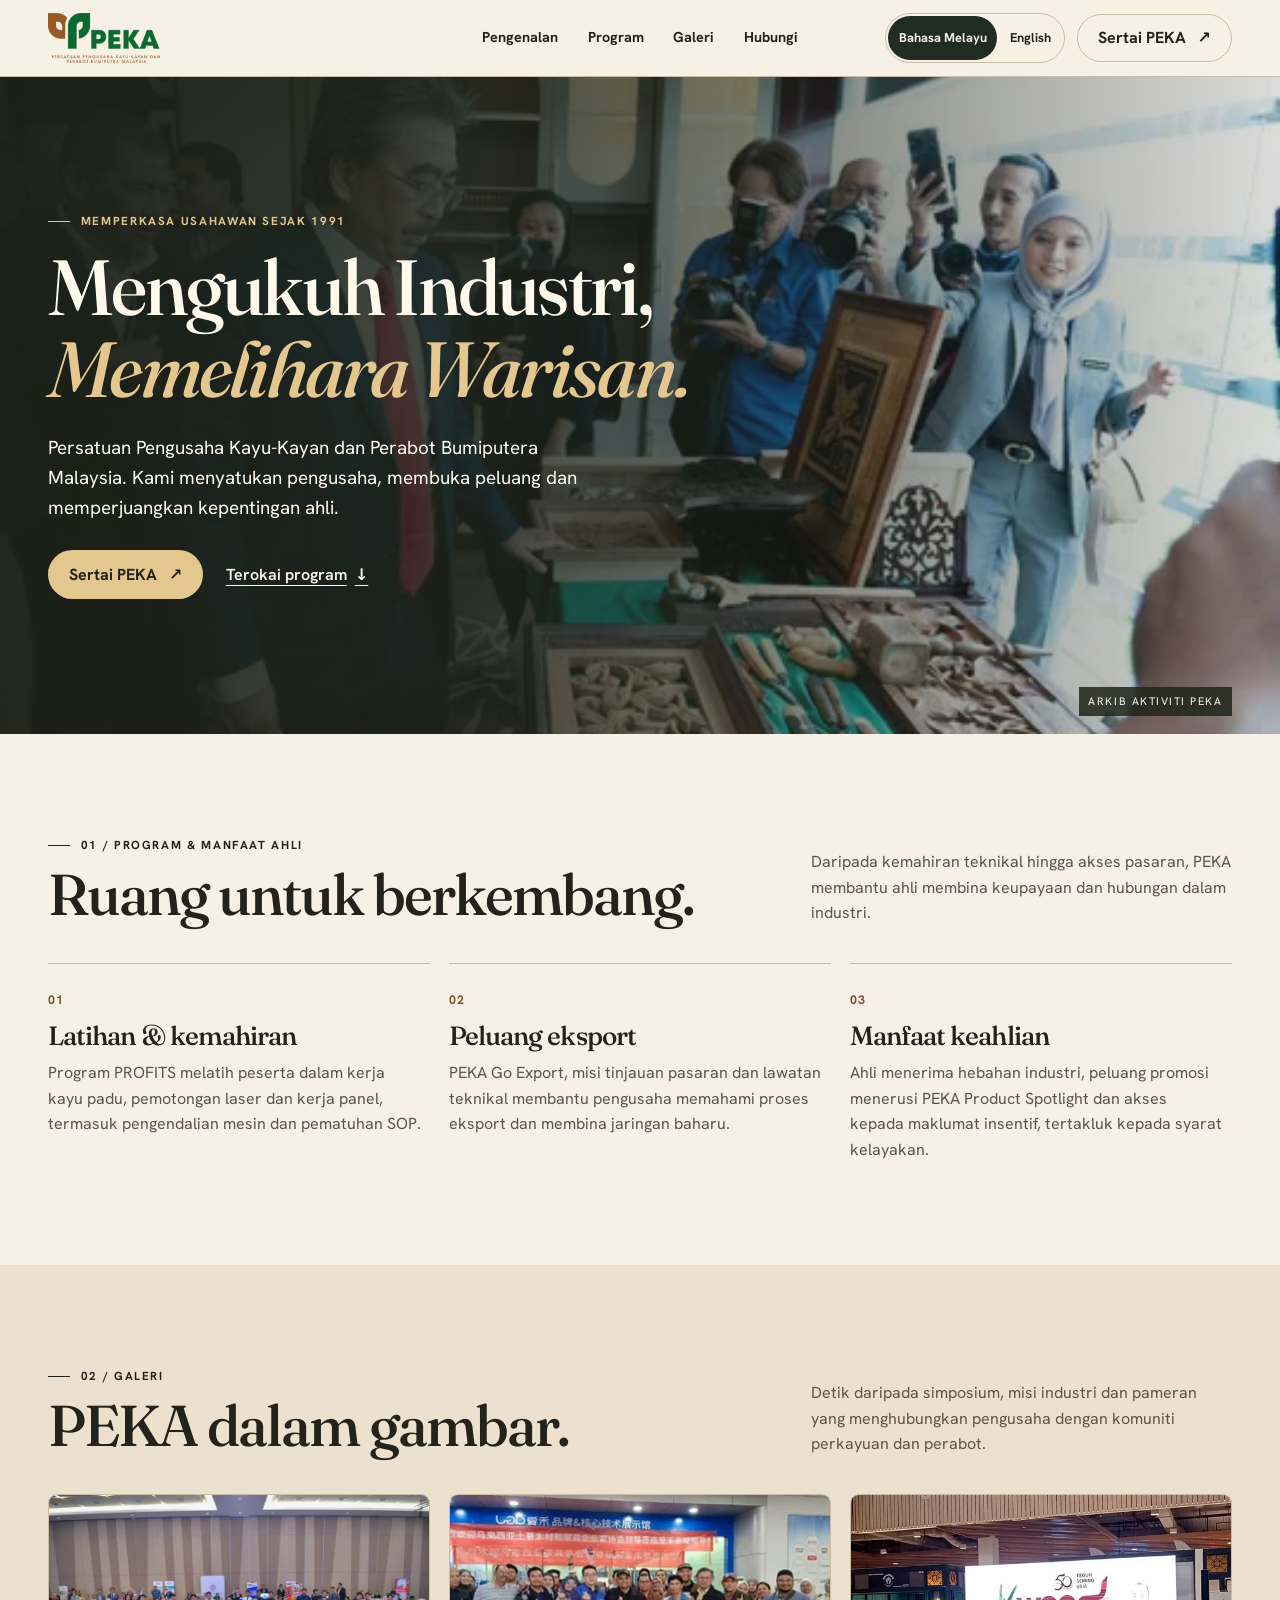
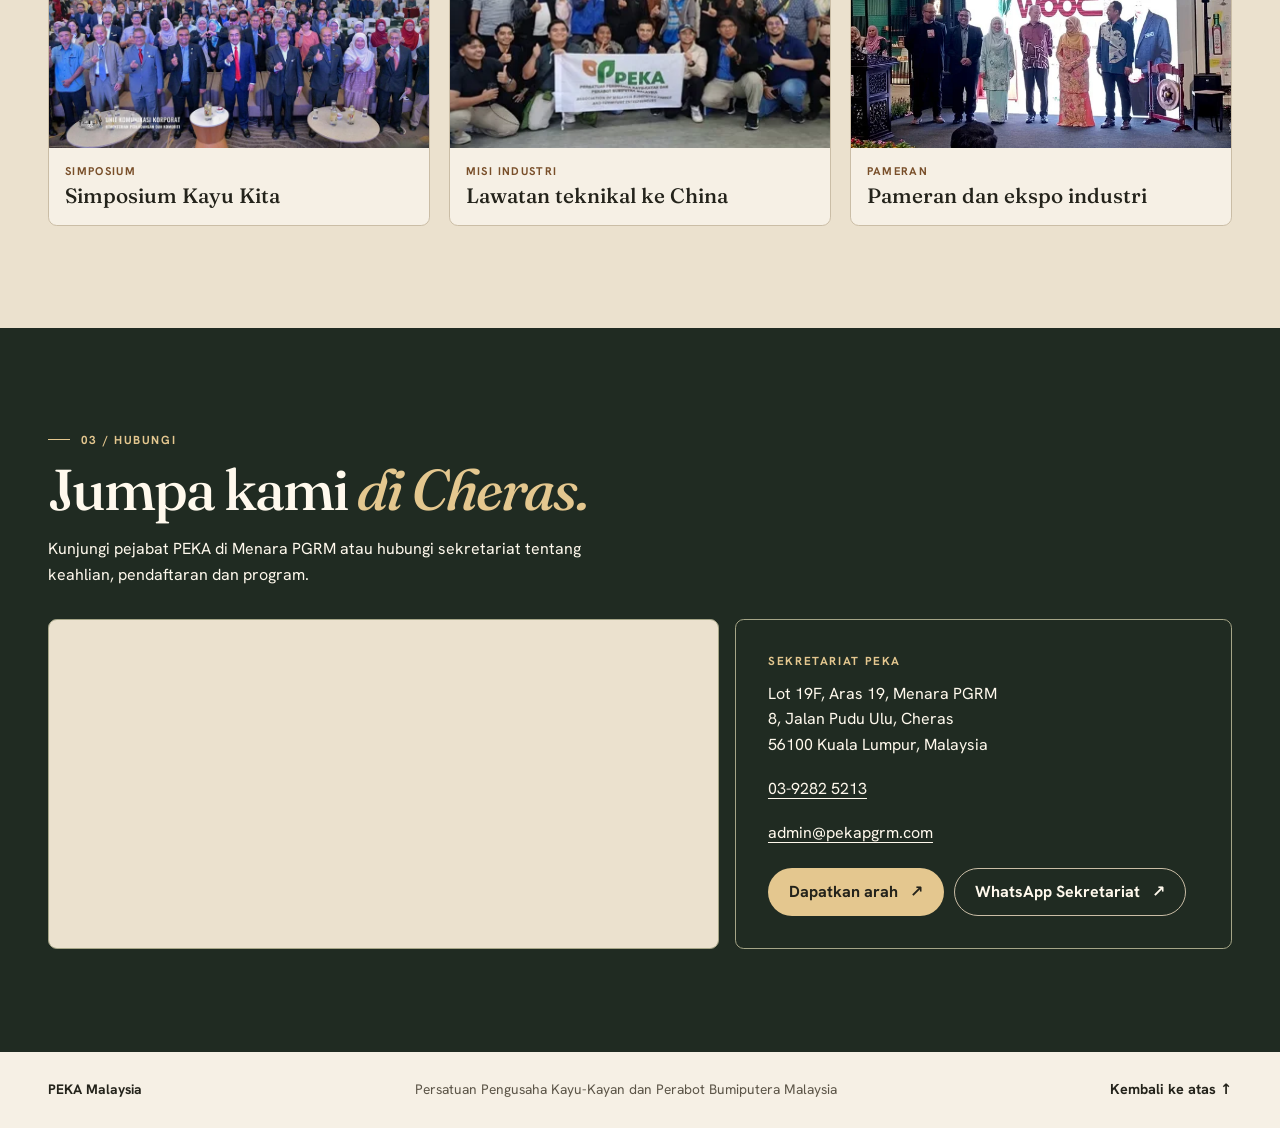
<file: index.html>
<!doctype html>
<html lang="ms">
<head>
<meta charset="utf-8">
<meta name="viewport" content="width=device-width, initial-scale=1">
<meta name="description" content="Kenali PEKA dan terokai program serta manfaat keahlian untuk pengusaha Bumiputera dalam industri perkayuan dan perabot.">
<title>PEKA — Mengukuh Industri, Memelihara Warisan</title>
<link rel="stylesheet" href="styles.css?v=2">
<script src="script.js?v=2" defer></script>
</head>
<body>
<a class="skip" href="#utama">Langkau ke kandungan</a>
<header class="header">
  <div class="wrap header-inner">
    <a class="brand" href="#utama" aria-label="PEKA, ke atas halaman"><img src="assets/logo.webp" width="510" height="226" alt="PEKA"></a>
    <nav aria-label="Navigasi utama"><a href="#utama">Pengenalan</a><a href="#program">Program</a><a href="#galeri">Galeri</a><a href="#hubungi">Hubungi</a></nav>
    <div class="header-tools">
      <div class="language" role="group" aria-label="Bahasa laman">
        <a href="index.html" lang="ms" hreflang="ms" data-language="ms" aria-current="page">Bahasa Melayu</a>
        <a href="english.html" lang="en" hreflang="en" data-language="en">English</a>
      </div>
      <a class="button button-outline header-cta" href="#hubungi">Sertai PEKA <span aria-hidden="true">↗</span></a>
    </div>
  </div>
</header>
<main id="utama">
  <section class="hero" aria-labelledby="hero-title">
    <div class="wrap hero-inner">
      <div class="hero-copy">
        <p class="eyebrow"><span></span> Memperkasa usahawan sejak 1991</p>
        <h1 id="hero-title">Mengukuh Industri,<br><em>Memelihara Warisan.</em></h1>
        <p>Persatuan Pengusaha Kayu-Kayan dan Perabot Bumiputera Malaysia. Kami menyatukan pengusaha, membuka peluang dan memperjuangkan kepentingan ahli.</p>
        <div class="hero-actions"><a class="button button-gold" href="#hubungi">Sertai PEKA <span aria-hidden="true">↗</span></a><a class="hero-link" href="#program">Terokai program <span aria-hidden="true">↓</span></a></div>
      </div>
      <p class="hero-credit">ARKIB AKTIVITI PEKA</p>
    </div>
  </section>

  <section class="section wrap" id="program" aria-labelledby="program-title">
    <div class="section-intro reveal">
      <div><p class="eyebrow"><span></span> 01 / Program &amp; Manfaat Ahli</p><h2 id="program-title">Ruang untuk berkembang.</h2></div>
      <p>Daripada kemahiran teknikal hingga akses pasaran, PEKA membantu ahli membina keupayaan dan hubungan dalam industri.</p>
    </div>
    <div class="program-grid">
      <article class="program reveal"><span class="index">01</span><h3>Latihan &amp; kemahiran</h3><p>Program PROFITS melatih peserta dalam kerja kayu padu, pemotongan laser dan kerja panel, termasuk pengendalian mesin dan pematuhan SOP.</p></article>
      <article class="program reveal"><span class="index">02</span><h3>Peluang eksport</h3><p>PEKA Go Export, misi tinjauan pasaran dan lawatan teknikal membantu pengusaha memahami proses eksport dan membina jaringan baharu.</p></article>
      <article class="program reveal"><span class="index">03</span><h3>Manfaat keahlian</h3><p>Ahli menerima hebahan industri, peluang promosi menerusi PEKA Product Spotlight dan akses kepada maklumat insentif, tertakluk kepada syarat kelayakan.</p></article>
    </div>
  </section>

  <section class="gallery section" id="galeri" aria-labelledby="gallery-title">
    <div class="wrap">
      <div class="section-intro reveal">
        <div><p class="eyebrow"><span></span> 02 / Galeri</p><h2 id="gallery-title">PEKA dalam gambar.</h2></div>
        <p>Detik daripada simposium, misi industri dan pameran yang menghubungkan pengusaha dengan komuniti perkayuan dan perabot.</p>
      </div>
      <div class="gallery-grid">
        <figure class="reveal"><img src="assets/simposium.webp" width="800" height="530" loading="lazy" alt="Suasana Simposium Kayu Kita anjuran PEKA"><figcaption><span>Simposium</span><strong>Simposium Kayu Kita</strong></figcaption></figure>
        <figure class="reveal"><img src="assets/china.webp" width="800" height="530" loading="lazy" alt="Delegasi PEKA dalam misi industri ke China"><figcaption><span>Misi industri</span><strong>Lawatan teknikal ke China</strong></figcaption></figure>
        <figure class="reveal"><img src="assets/ekspo.webp" width="800" height="530" loading="lazy" alt="Aktiviti pameran industri melibatkan PEKA"><figcaption><span>Pameran</span><strong>Pameran dan ekspo industri</strong></figcaption></figure>
      </div>
    </div>
  </section>

  <section class="contact section" id="hubungi" aria-labelledby="contact-title">
    <div class="wrap">
      <div class="contact-intro reveal">
        <p class="eyebrow"><span></span> 03 / Hubungi</p>
        <h2 id="contact-title">Jumpa kami <em>di Cheras.</em></h2>
        <p>Kunjungi pejabat PEKA di Menara PGRM atau hubungi sekretariat tentang keahlian, pendaftaran dan program.</p>
      </div>
      <div class="contact-grid">
        <iframe class="location-map" title="Peta Google: Menara PGRM, Cheras" src="https://www.google.com/maps?q=Menara%20PGRM%2C%208%20Jalan%20Pudu%20Ulu%2C%20Cheras%2C%20Kuala%20Lumpur&amp;hl=ms&amp;z=16&amp;output=embed" loading="lazy" allowfullscreen></iframe>
        <address class="reveal">
          <p class="eyebrow">Sekretariat PEKA</p>
          <p>Lot 19F, Aras 19, Menara PGRM<br>8, Jalan Pudu Ulu, Cheras<br>56100 Kuala Lumpur, Malaysia</p>
          <a class="contact-detail" href="tel:+60392825213">03-9282 5213</a><br>
          <a class="contact-detail" href="mailto:admin@pekapgrm.com">admin@pekapgrm.com</a>
          <div class="contact-actions">
            <a class="button button-gold" href="https://www.google.com/maps/dir/?api=1&amp;destination=Menara%20PGRM%2C%208%20Jalan%20Pudu%20Ulu%2C%20Cheras%2C%20Kuala%20Lumpur" target="_blank" rel="noopener noreferrer" aria-label="Dapatkan arah di Google Maps (tab baharu)">Dapatkan arah <span aria-hidden="true">↗</span></a>
            <a class="button button-outline" href="https://wa.me/60128099286">WhatsApp Sekretariat <span aria-hidden="true">↗</span></a>
          </div>
        </address>
      </div>
    </div>
  </section>
</main>
<footer><div class="wrap footer-inner"><strong>PEKA Malaysia</strong><span>Persatuan Pengusaha Kayu-Kayan dan Perabot Bumiputera Malaysia</span><a href="#utama">Kembali ke atas ↑</a></div></footer>
</body>
</html>
</file>
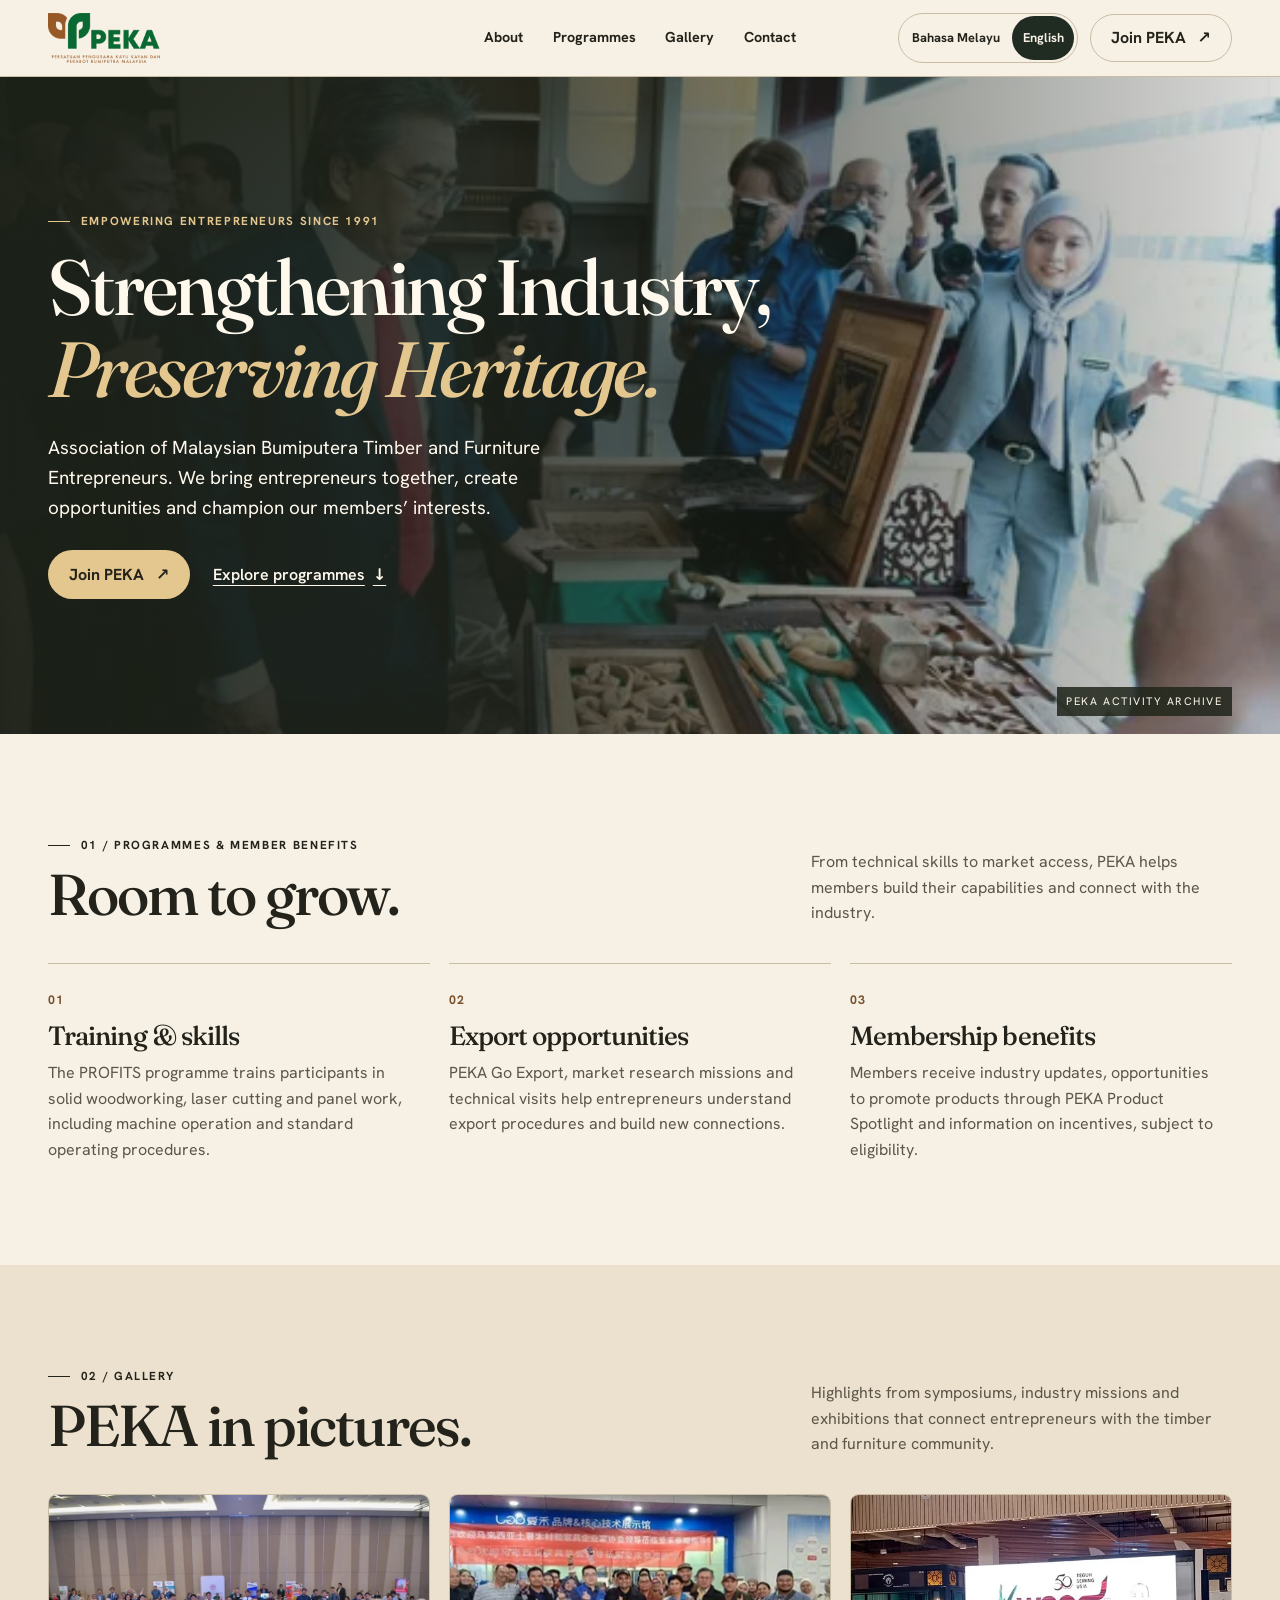
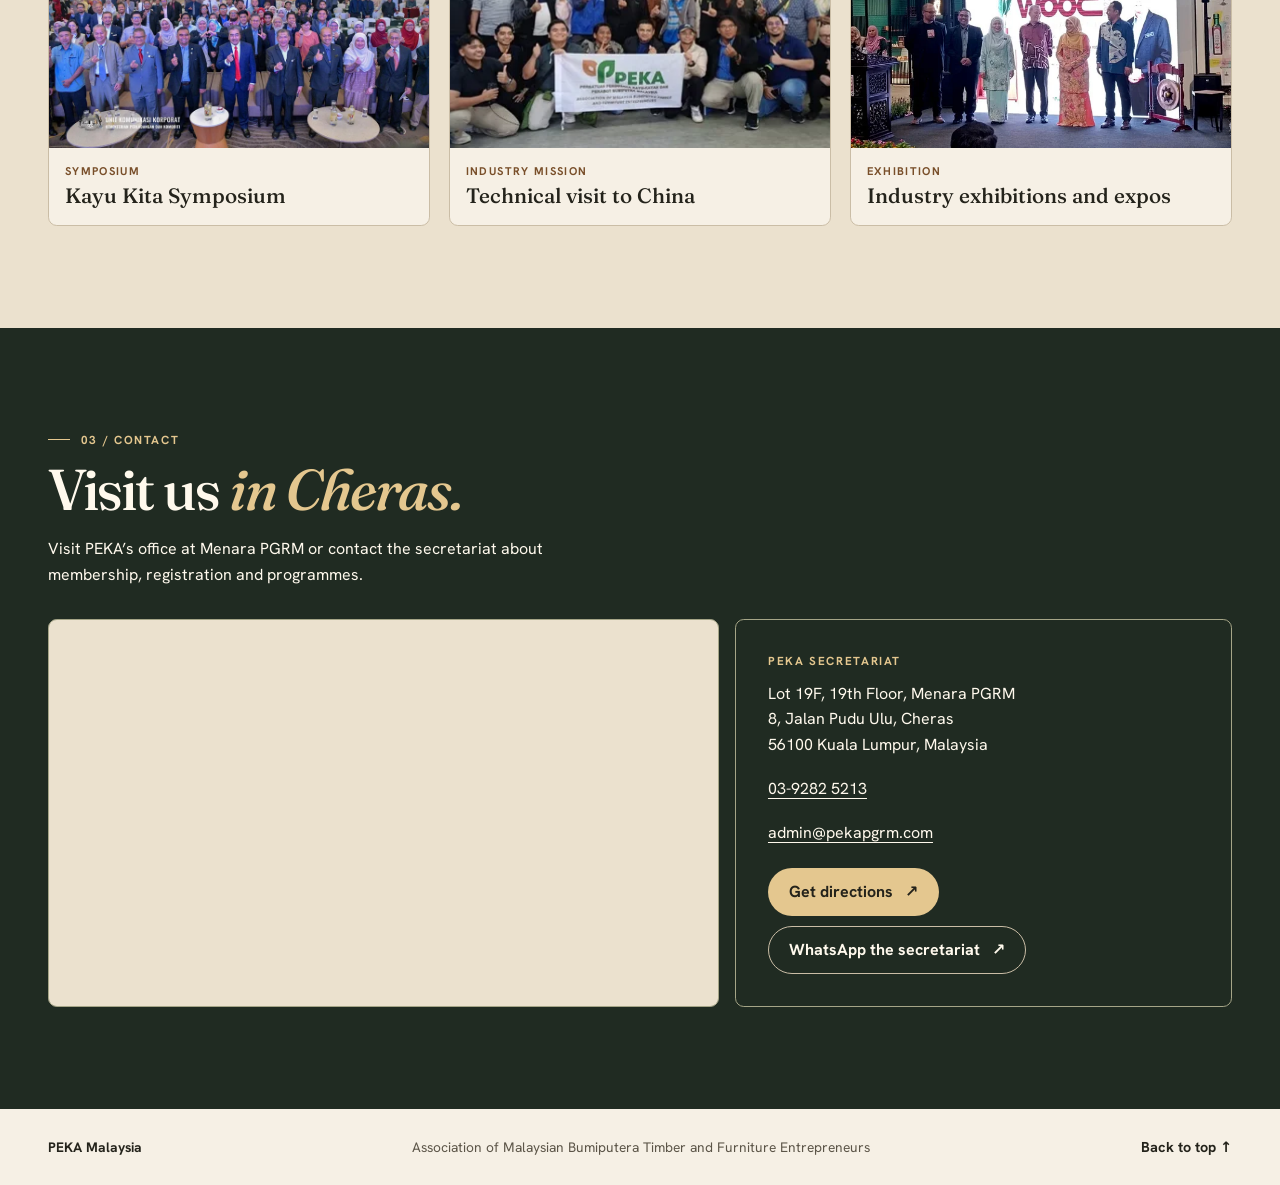
<file: english.html>
<!doctype html>
<html lang="en">
<head>
<meta charset="utf-8">
<meta name="viewport" content="width=device-width, initial-scale=1">
<meta name="description" content="Get to know PEKA and explore programmes and membership benefits for Bumiputera timber and furniture entrepreneurs.">
<title>PEKA — Strengthening Industry, Preserving Heritage</title>
<link rel="stylesheet" href="styles.css?v=2">
<script src="script.js?v=2" defer></script>
</head>
<body>
<a class="skip" href="#utama">Skip to content</a>
<header class="header">
  <div class="wrap header-inner">
    <a class="brand" href="#utama" aria-label="PEKA, back to top"><img src="assets/logo.webp" width="510" height="226" alt="PEKA"></a>
    <nav aria-label="Main navigation"><a href="#utama">About</a><a href="#program">Programmes</a><a href="#galeri">Gallery</a><a href="#hubungi">Contact</a></nav>
    <div class="header-tools">
      <div class="language" role="group" aria-label="Page language">
        <a href="index.html" lang="ms" hreflang="ms" data-language="ms">Bahasa Melayu</a>
        <a href="english.html" lang="en" hreflang="en" data-language="en" aria-current="page">English</a>
      </div>
      <a class="button button-outline header-cta" href="#hubungi">Join PEKA <span aria-hidden="true">↗</span></a>
    </div>
  </div>
</header>
<main id="utama">
  <section class="hero" aria-labelledby="hero-title">
    <div class="wrap hero-inner">
      <div class="hero-copy">
        <p class="eyebrow"><span></span> Empowering entrepreneurs since 1991</p>
        <h1 id="hero-title">Strengthening Industry,<br><em>Preserving Heritage.</em></h1>
        <p>Association of Malaysian Bumiputera Timber and Furniture Entrepreneurs. We bring entrepreneurs together, create opportunities and champion our members’ interests.</p>
        <div class="hero-actions"><a class="button button-gold" href="#hubungi">Join PEKA <span aria-hidden="true">↗</span></a><a class="hero-link" href="#program">Explore programmes <span aria-hidden="true">↓</span></a></div>
      </div>
      <p class="hero-credit">PEKA ACTIVITY ARCHIVE</p>
    </div>
  </section>

  <section class="section wrap" id="program" aria-labelledby="program-title">
    <div class="section-intro reveal">
      <div><p class="eyebrow"><span></span> 01 / Programmes &amp; Member Benefits</p><h2 id="program-title">Room to grow.</h2></div>
      <p>From technical skills to market access, PEKA helps members build their capabilities and connect with the industry.</p>
    </div>
    <div class="program-grid">
      <article class="program reveal"><span class="index">01</span><h3>Training &amp; skills</h3><p>The PROFITS programme trains participants in solid woodworking, laser cutting and panel work, including machine operation and standard operating procedures.</p></article>
      <article class="program reveal"><span class="index">02</span><h3>Export opportunities</h3><p>PEKA Go Export, market research missions and technical visits help entrepreneurs understand export procedures and build new connections.</p></article>
      <article class="program reveal"><span class="index">03</span><h3>Membership benefits</h3><p>Members receive industry updates, opportunities to promote products through PEKA Product Spotlight and information on incentives, subject to eligibility.</p></article>
    </div>
  </section>

  <section class="gallery section" id="galeri" aria-labelledby="gallery-title">
    <div class="wrap">
      <div class="section-intro reveal">
        <div><p class="eyebrow"><span></span> 02 / Gallery</p><h2 id="gallery-title">PEKA in pictures.</h2></div>
        <p>Highlights from symposiums, industry missions and exhibitions that connect entrepreneurs with the timber and furniture community.</p>
      </div>
      <div class="gallery-grid">
        <figure class="reveal"><img src="assets/simposium.webp" width="800" height="530" loading="lazy" alt="Attendees at PEKA’s Kayu Kita Symposium"><figcaption><span>Symposium</span><strong>Kayu Kita Symposium</strong></figcaption></figure>
        <figure class="reveal"><img src="assets/china.webp" width="800" height="530" loading="lazy" alt="The PEKA delegation on an industry mission to China"><figcaption><span>Industry mission</span><strong>Technical visit to China</strong></figcaption></figure>
        <figure class="reveal"><img src="assets/ekspo.webp" width="800" height="530" loading="lazy" alt="PEKA at an industry exhibition"><figcaption><span>Exhibition</span><strong>Industry exhibitions and expos</strong></figcaption></figure>
      </div>
    </div>
  </section>

  <section class="contact section" id="hubungi" aria-labelledby="contact-title">
    <div class="wrap">
      <div class="contact-intro reveal">
        <p class="eyebrow"><span></span> 03 / Contact</p>
        <h2 id="contact-title">Visit us <em>in Cheras.</em></h2>
        <p>Visit PEKA’s office at Menara PGRM or contact the secretariat about membership, registration and programmes.</p>
      </div>
      <div class="contact-grid">
        <iframe class="location-map" title="Google Maps: Menara PGRM, Cheras" src="https://www.google.com/maps?q=Menara%20PGRM%2C%208%20Jalan%20Pudu%20Ulu%2C%20Cheras%2C%20Kuala%20Lumpur&amp;hl=en&amp;z=16&amp;output=embed" loading="lazy" allowfullscreen></iframe>
        <address class="reveal">
          <p class="eyebrow">PEKA Secretariat</p>
          <p>Lot 19F, 19th Floor, Menara PGRM<br>8, Jalan Pudu Ulu, Cheras<br>56100 Kuala Lumpur, Malaysia</p>
          <a class="contact-detail" href="tel:+60392825213">03-9282 5213</a><br>
          <a class="contact-detail" href="mailto:admin@pekapgrm.com">admin@pekapgrm.com</a>
          <div class="contact-actions">
            <a class="button button-gold" href="https://www.google.com/maps/dir/?api=1&amp;destination=Menara%20PGRM%2C%208%20Jalan%20Pudu%20Ulu%2C%20Cheras%2C%20Kuala%20Lumpur" target="_blank" rel="noopener noreferrer" aria-label="Get directions in Google Maps (opens in a new tab)">Get directions <span aria-hidden="true">↗</span></a>
            <a class="button button-outline" href="https://wa.me/60128099286">WhatsApp the secretariat <span aria-hidden="true">↗</span></a>
          </div>
        </address>
      </div>
    </div>
  </section>
</main>
<footer><div class="wrap footer-inner"><strong>PEKA Malaysia</strong><span>Association of Malaysian Bumiputera Timber and Furniture Entrepreneurs</span><a href="#utama">Back to top ↑</a></div></footer>
</body>
</html>
</file>
<file: styles.css>
@import url('https://fonts.googleapis.com/css2?family=Fraunces:ital,opsz,wght@0,9..144,500;1,9..144,500&family=Hanken+Grotesk:wght@400;500;600;700&display=swap');

:root {
  --paper: #f6f0e5;
  --cream: #ebe1ce;
  --ink: #24231b;
  --muted: #5c5548;
  --forest: #202b22;
  --gold: #e4c78f;
  --line: #cabda6;
  --serif: 'Fraunces', Georgia, serif;
  --sans: 'Hanken Grotesk', system-ui, sans-serif;
}
* { box-sizing: border-box; }
html { scroll-behavior: smooth; scroll-padding-top: 7.5rem; }
body { margin: 0; background: var(--paper); color: var(--ink); font: 1rem/1.6 var(--sans); }
a { color: inherit; }
:focus-visible { outline: 2px solid #ab682f; outline-offset: 4px; }
img { display: block; max-width: 100%; }
p, h1, h2, h3, figure { margin: 0; }
.wrap { width: min(100% - 3rem, 74rem); margin-inline: auto; }
.skip { position: fixed; z-index: 5; top: 1rem; left: 1rem; padding: .6rem 1rem; background: var(--paper); transform: translateY(-200%); }
.skip:focus { transform: translateY(0); }
.header { position: sticky; top: 0; z-index: 2; background: var(--paper); border-bottom: 1px solid var(--line); }
.header-inner { min-height: 4.75rem; display: grid; grid-template-columns: 1fr auto 1fr; align-items: center; gap: 1rem; }
.header-tools { display: flex; align-items: center; justify-self: end; gap: .75rem; }
.language { display: flex; gap: .15rem; padding: .15rem; border: 1px solid var(--line); border-radius: 999px; }
.language a { display: inline-flex; align-items: center; min-height: 44px; padding-inline: .65rem; border-radius: 999px; text-decoration: none; font-size: .8rem; font-weight: 700; white-space: nowrap; }
.language a:hover { background: var(--cream); }
.language a[aria-current="page"] { background: var(--forest); color: var(--paper); }
.brand { display: inline-flex; align-items: center; min-height: 44px; justify-self: start; }
.brand img { width: 7rem; height: auto; }
nav { display: flex; gap: clamp(.5rem, 2.3vw, 2rem); }
nav a, .footer-inner a { display: inline-flex; align-items: center; min-height: 44px; text-decoration: none; font-size: .9rem; font-weight: 700; }
nav a:hover, .footer-inner a:hover, .contact-detail:hover { text-decoration: underline; text-underline-offset: .25em; }
.button { display: inline-flex; align-items: center; justify-content: center; gap: .75rem; min-height: 46px; padding: .65rem 1.25rem; border-radius: 999px; border: 1px solid transparent; font-weight: 700; text-decoration: none; transition: background-color .2s, color .2s; }
.button-outline { justify-self: end; border-color: var(--line); }
.button-outline:hover { background: var(--cream); }
.button-gold { background: var(--gold); color: var(--ink); }
.button-gold:hover { background: #f6dcaa; }
.hero { color: #fff9ed; background: linear-gradient(90deg, #1c2118f5 0%, #20251bd6 34%, #20251b28 100%), url('assets/hero.webp') 62% 48% / cover, var(--forest); }
.hero-inner { position: relative; min-height: clamp(33rem, 73svh, 45rem); display: flex; align-items: center; padding-block: 5rem; }
.hero-copy { max-width: 48rem; animation: enter .65s ease-out both; }
.eyebrow { display: flex; align-items: center; gap: .65rem; font-size: .73rem; font-weight: 700; text-transform: uppercase; letter-spacing: .14em; }
.eyebrow span { width: 1.4rem; height: 1px; flex: none; background: currentColor; }
.hero .eyebrow, .contact .eyebrow, em { color: var(--gold); }
h1, h2, h3 { font-family: var(--serif); font-weight: 500; line-height: 1.05; letter-spacing: -.035em; }
h1 { font-size: clamp(2.65rem, 6.1vw, 6.15rem); margin-block: 1rem 1.35rem; }
h2 { font-size: clamp(2.3rem, 4.5vw, 4rem); margin-top: .65rem; }
.hero-copy > p:not(.eyebrow) { max-width: 34rem; font-size: clamp(1rem, 2vw, 1.18rem); }
.hero-actions { display: flex; flex-wrap: wrap; align-items: center; gap: .65rem 1.4rem; margin-top: 1.7rem; }
.hero-link { display: inline-flex; align-items: center; gap: .5rem; min-height: 44px; text-underline-offset: .3em; font-weight: 600; }
.hero-credit { position: absolute; right: 0; bottom: 1.15rem; background: #20251bd9; padding: .35rem .6rem; font-size: .68rem; letter-spacing: .14em; }
.section { padding-block: clamp(3.6rem, 8vw, 7rem); }
.section-intro { display: grid; grid-template-columns: 1.7fr 1fr; align-items: end; gap: 1rem 3rem; margin-bottom: 2.3rem; }
.section-intro > p, .program p { color: var(--muted); max-width: 36rem; }
.program-grid, .gallery-grid { display: grid; grid-template-columns: repeat(3, minmax(0, 1fr)); gap: 1.15rem; }
.program { border-top: 1px solid var(--line); padding: 1.4rem .5rem 0 0; }
.index { color: #794f2a; font-size: .77rem; font-weight: 700; letter-spacing: .1em; }
.program h3 { margin-block: .65rem; font-size: 1.65rem; }
.gallery { background: var(--cream); }
.gallery figure { background: var(--paper); border: 1px solid var(--line); overflow: hidden; border-radius: .55rem; }
.gallery img { width: 100%; height: auto; aspect-ratio: 3 / 2; object-fit: cover; background: var(--line); }
figcaption { display: grid; gap: .2rem; padding: .9rem 1rem 1rem; }
figcaption span { color: #794f2a; font-size: .7rem; letter-spacing: .12em; text-transform: uppercase; font-weight: 700; }
figcaption strong { font: 500 1.3rem/1.2 var(--serif); }
.contact { color: #fff9ed; background: var(--forest); }
.contact-grid { display: grid; grid-template-columns: minmax(0, 1.35fr) minmax(0, 1fr); gap: 1rem; }
.contact-intro h2 + p { margin: 1rem 0 2rem; max-width: 36rem; }
.location-map { display: block; width: 100%; height: 100%; min-height: 20rem; border: 1px solid #a5a587; border-radius: .55rem; background: var(--cream); }
address { font-style: normal; border: 1px solid #a5a587; border-radius: .55rem; padding: clamp(1.15rem, 3vw, 2rem); overflow-wrap: anywhere; }
address p:nth-child(2) { margin-block: .6rem; }
.contact-detail { display: inline-flex; align-items: center; min-height: 44px; text-underline-offset: .22em; }
.contact-actions { display: flex; flex-wrap: wrap; gap: .6rem; margin-top: .8rem; }
.contact-actions .button-outline:hover { color: var(--ink); }
footer { background: var(--paper); }
.footer-inner { display: flex; justify-content: space-between; align-items: center; gap: .5rem 1.2rem; padding-block: 1rem; flex-wrap: wrap; font-size: .86rem; }
.footer-inner span { color: var(--muted); }
.arrived { animation: enter .55s ease-out both; }
@keyframes enter { from { opacity: .35; transform: translateY(10px); } to { opacity: 1; transform: translateY(0); } }
@media (max-width: 980px) {
  .header-inner { grid-template-columns: 1fr 1fr; gap: .1rem .6rem; padding-top: .55rem; }
  nav { grid-row: 2; grid-column: 1 / -1; justify-content: space-between; }
}
@media (max-width: 760px) {
  .header-cta { display: none; }
  .hero { background-image: linear-gradient(90deg, #1c2118f2, #20251b91), url('assets/hero.webp'); }
  .section-intro, .contact-grid { grid-template-columns: 1fr; }
  .location-map { height: 18rem; min-height: 0; }
  .program-grid, .gallery-grid { grid-template-columns: 1fr; }
  .gallery-grid { max-width: 35rem; }
}
@media (max-width: 390px) {
  .wrap { width: calc(100% - 2rem); }
  nav a { font-size: .83rem; }
  .hero-inner { min-height: 30rem; }
}
@media (prefers-reduced-motion: reduce) {
  html { scroll-behavior: auto; }
  .hero-copy, .arrived { animation: none; }
  .button { transition: none; }
}
</file>
